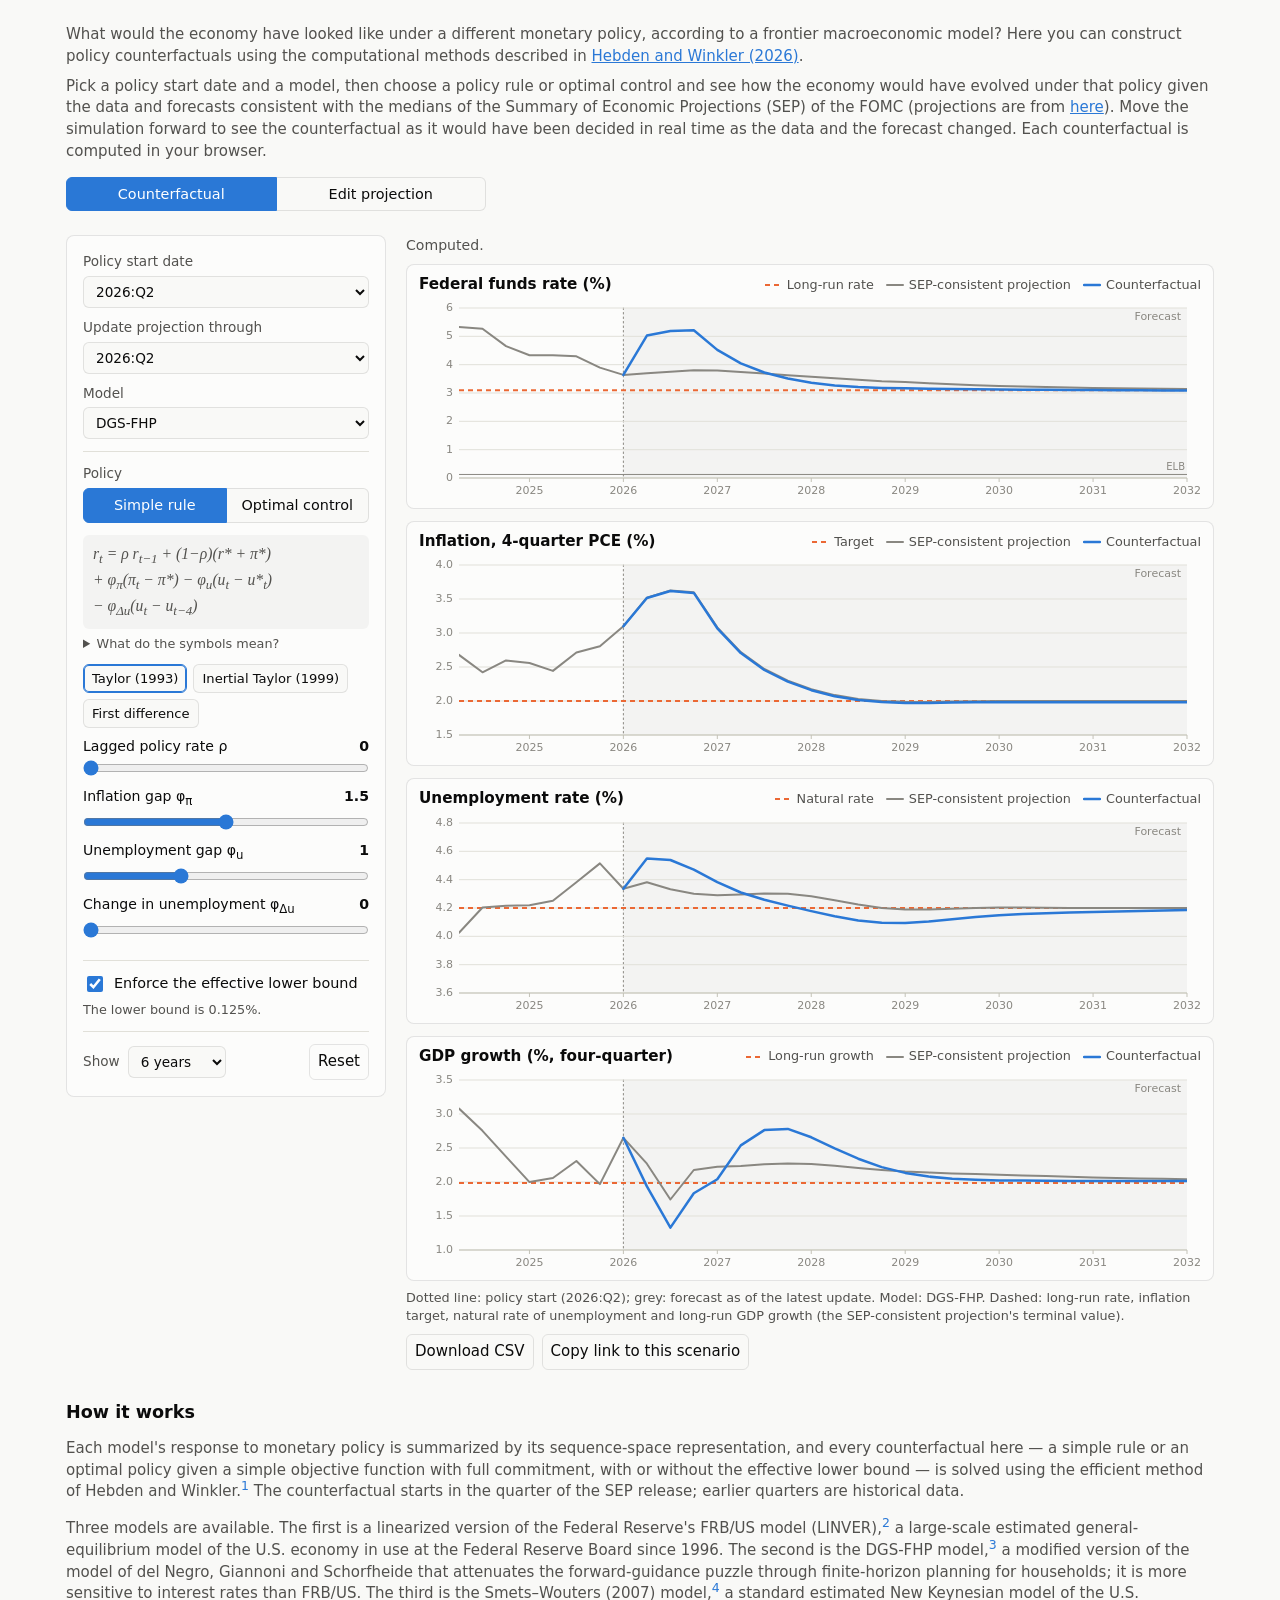
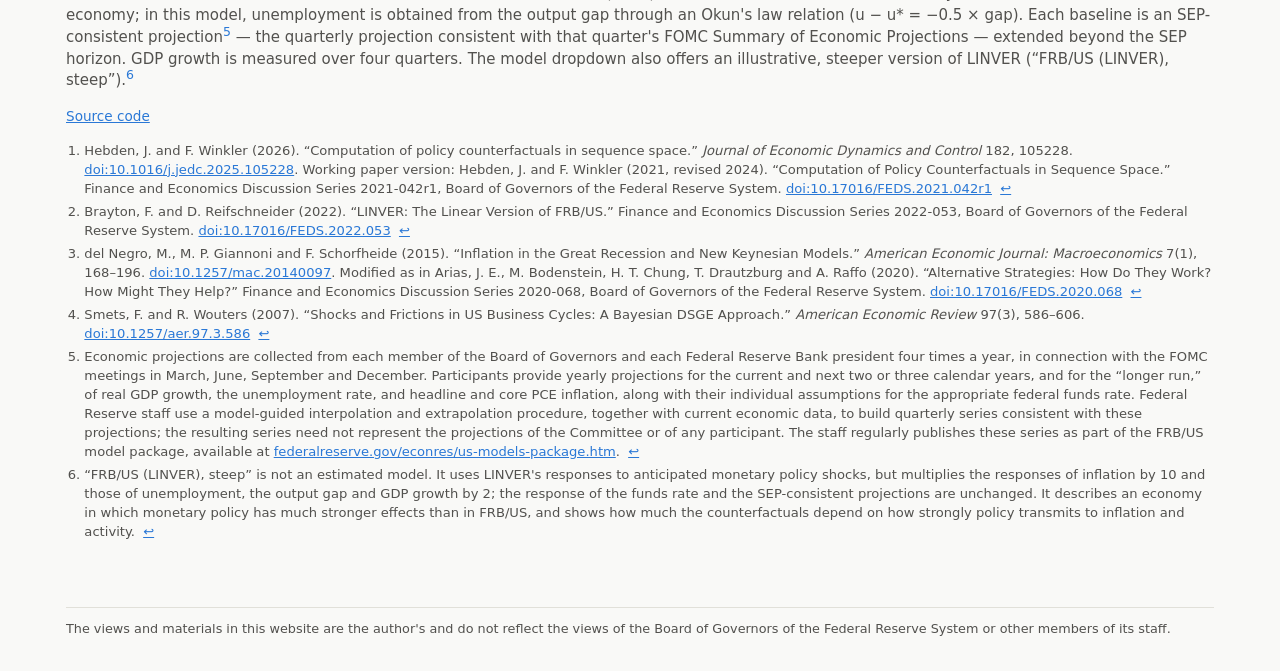
<file: web/index.html>
<!doctype html>
<html lang="en">
<head>
<meta charset="utf-8">
<meta name="viewport" content="width=device-width, initial-scale=1">
<title>Policy Counterfactuals</title>
<meta name="description" content="Interactive monetary policy counterfactuals in sequence space: simple rules and optimal control around SEP-consistent projections, with an effective lower bound.">
<link rel="stylesheet" href="css/style.css?v=__BUILD__">
<script type="module" src="js/app.js?v=__BUILD__"></script>
</head>
<body>
<header class="site">
  <h1 class="sr">Policy counterfactuals</h1>   <!-- visually hidden; kept as the page heading for screen readers -->
  <p class="lede">What would the economy have looked like under a different monetary policy, according to a frontier macroeconomic model? Here you
    can construct policy counterfactuals using the computational methods described in
    <a href="https://doi.org/10.1016/j.jedc.2025.105228" target="_blank" rel="noopener noreferrer">Hebden and Winkler (2026)</a>.</p>
  <p class="lede">Pick a policy start date and a model, then choose a policy rule or optimal control and see how the
    economy would have evolved under that policy given the data and forecasts consistent with the medians of the
    Summary of Economic Projections (SEP) of the FOMC (projections are from
    <a href="https://www.federalreserve.gov/econres/us-models-package.htm" target="_blank" rel="noopener noreferrer">here</a>). Move the simulation forward to see the counterfactual as it
    would have been decided in real time as the data and the forecast changed. Each counterfactual is computed in
    your browser.</p>
  <fieldset class="segmented modes">
    <legend class="sr">Mode</legend>
    <label><input type="radio" name="mode" value="cf" checked autocomplete="off"> Counterfactual</label>
    <label><input type="radio" name="mode" value="edit" autocomplete="off"> Edit projection</label>
  </fieldset>
</header>

<main>
  <aside class="controls" aria-label="Scenario settings">
    <section>
      <label class="field">Policy start date
        <select id="vintage-start"></select>
      </label>
      <label class="field">Update projection through
        <select id="vintage-end"></select>
      </label>
      <label class="field">Model
        <select id="model"></select>
      </label>
    </section>

    <section id="policy-section">
      <fieldset class="segmented">
        <legend>Policy</legend>
        <label><input type="radio" name="policy" value="rule"> Simple rule</label>
        <label><input type="radio" name="policy" value="commitment"> Optimal control</label>
      </fieldset>

      <div id="rule-controls">
        <p class="formula"><span>r<sub>t</sub> = ρ r<sub>t−1</sub></span> <span>+ (1−ρ)(r* + π*)</span>
          <span>+ φ<sub>π</sub>(π<sub>t</sub> − π*)</span> <span>− φ<sub>u</sub>(u<sub>t</sub> − u*<sub>t</sub>)</span>
          <span>− φ<sub>Δu</sub>(u<sub>t</sub> − u<sub>t−4</sub>)</span></p>
        <details class="symbols">
          <summary>What do the symbols mean?</summary>
          <dl>
            <dt>r<sub>t</sub></dt><dd>federal funds rate in quarter t (%)</dd>
            <dt>π<sub>t</sub></dt><dd>inflation, the four-quarter change in the PCE price index (%)</dd>
            <dt>u<sub>t</sub></dt><dd>unemployment rate (%); <i>u*<sub>t</sub></i> is the natural rate of unemployment</dd>
            <dt>π*</dt><dd>the inflation target</dd>
            <dt>r*</dt><dd>the real neutral interest rate, so r* + π* is the long-run level of the funds rate</dd>
            <dt>ρ</dt><dd>coefficient on the lagged policy rate: how much of last quarter's rate carries over (0 = none, 1 = the rule only changes the rate)</dd>
            <dt>φ<sub>π</sub></dt><dd>response to inflation above target</dd>
            <dt>φ<sub>u</sub></dt><dd>response to unemployment above its natural rate</dd>
            <dt>φ<sub>Δu</sub></dt><dd>response to the change in unemployment over the past four quarters</dd>
          </dl>
        </details>
        <div class="presets" id="rule-presets" role="group" aria-label="Rule presets"></div>
        <label class="slider">
          <span><span>Lagged policy rate ρ</span> <output id="rho-out"></output></span>
          <input type="range" id="rho" min="0" max="1" step="0.01">
        </label>
        <label class="slider">
          <span><span>Inflation gap φ<sub>π</sub></span> <output id="phi_pi-out"></output></span>
          <input type="range" id="phi_pi" min="0" max="3" step="0.025">
        </label>
        <label class="slider">
          <span><span>Unemployment gap φ<sub>u</sub></span> <output id="phi_u-out"></output></span>
          <input type="range" id="phi_u" min="0" max="3" step="0.05">
        </label>
        <label class="slider">
          <span><span>Change in unemployment φ<sub>Δu</sub></span> <output id="phi_du-out"></output></span>
          <input type="range" id="phi_du" min="0" max="2" step="0.05">
        </label>
      </div>

      <div id="loss-controls" hidden>
        <p class="formula"><span>min Σ<sub>t</sub> β<sup>t</sup> [ (π<sub>t</sub> − π*)<sup>2</sup></span>
          <span>+ λ<sub>u</sub>(u<sub>t</sub> − u*<sub>t</sub>)<sup>2</sup></span>
          <span>+ λ<sub>Δr</sub>(r<sub>t</sub> − r<sub>t−1</sub>)<sup>2</sup> ]</span></p>
        <details class="symbols">
          <summary>What do the symbols mean?</summary>
          <dl>
            <dt>min Σ<sub>t</sub></dt><dd>the policymaker chooses the funds rate path that minimizes the total loss over all future quarters t</dd>
            <dt>β</dt><dd>discount factor: how much later quarters count relative to earlier ones (fixed at 0.9963)</dd>
            <dt>π<sub>t</sub>, π*</dt><dd>inflation (four-quarter PCE) and the inflation target</dd>
            <dt>u<sub>t</sub>, u*<sub>t</sub></dt><dd>unemployment rate and the natural rate of unemployment</dd>
            <dt>r<sub>t</sub></dt><dd>federal funds rate in quarter t, so r<sub>t</sub> − r<sub>t−1</sub> is its change</dd>
            <dt>λ<sub>u</sub></dt><dd>penalty on unemployment gaps, relative to inflation gaps (whose penalty is 1)</dd>
            <dt>λ<sub>Δr</sub></dt><dd>penalty on changes in the funds rate, relative to inflation gaps</dd>
          </dl>
        </details>
        <div class="presets" id="loss-presets" role="group" aria-label="Loss presets"></div>
        <label class="slider">
          <span><span>Unemployment penalty λ<sub>u</sub></span> <output id="lam_u-out"></output></span>
          <input type="range" id="lam_u" min="0" step="1">
        </label>
        <label class="slider">
          <span><span>Rate-change penalty λ<sub>Δr</sub></span> <output id="lam_dr-out"></output></span>
          <input type="range" id="lam_dr" min="0" step="1">
        </label>
        <p class="hint">Penalty on inflation normalized to 1; discount factor β = 0.9963. The policymaker optimizes at the SEP date
          under commitment: a path for the funds rate that is never revisited.</p>
      </div>
    </section>

    <section id="elb-section">
      <label class="check"><input type="checkbox" id="elb_on"> Enforce the effective lower bound</label>
      <p class="hint">The lower bound is 0.125%.</p>
    </section>

    <section id="edit-section" hidden>
      <p class="hint first" id="editing-which"></p>
      <p class="hint">Drag a projection line up or down in the charts. Choose the brush above the charts.</p>
      <p class="sub">Long-run levels</p>
      <div class="levels">
        <label>Inflation target π* <input type="number" id="pistar" step="0.25" min="-2" max="10"></label>
        <label>Natural unemployment u* <input type="number" id="ustar" step="0.25" min="0" max="15"></label>
        <label>Long-run funds rate <input type="number" id="lrrate" step="0.25" min="-3" max="12"></label>
        <label id="gstar-row">Long-run GDP growth <input type="number" id="gstar" step="0.25" min="-2" max="8"></label>
      </div>
      <p class="hint" id="lr-rate"></p>
      <p class="hint">Changing a level also moves the projection's paths so they converge to it, and sets the rule intercept and the loss-function target. Changing π* keeps r* fixed, so the long-run funds rate moves with it.</p>
      <div class="edit-buttons">
        <button type="button" id="undo-edit" class="ghost" disabled>Undo</button>
        <button type="button" id="reset-base" class="ghost">Reset to SEP-consistent projections</button>
      </div>
    </section>

    <section class="row">
      <label class="field inline">Show
        <select id="years">
          <option value="3">3 years</option>
          <option value="6">6 years</option>
          <option value="10">10 years</option>
          <option value="20">20 years</option>
        </select>
      </label>
      <button type="button" id="reset" class="ghost">Reset</button>
    </section>
  </aside>

  <section class="results" aria-live="polite">
    <div id="brush-bar" class="brush" hidden>
      <span>Brush</span>
      <div class="presets" role="group" aria-label="Brush width">
        <button type="button" data-brush="point">Single point</button>
        <button type="button" data-brush="2">1 year</button>
        <button type="button" data-brush="6">3 years</button>
      </div>
    </div>
    <p id="edit-notice" class="notice" hidden>Your changes are applied to all SEP projections uniformly. For example, if
      you raise inflation in 2025 by 1 percentage point and start the simulation in 2022, policymakers already expect
      higher inflation in 2022. Surprises or slow learning about user edits are not currently supported in this web
      application.</p>
    <p id="status" class="status">Loading data…</p>
    <div id="charts" class="charts"></div>
    <p class="note"><span id="proj-note"></span> Dashed: long-run rate, inflation target, natural rate
      of unemployment and long-run GDP growth (the SEP-consistent projection's terminal value).</p>
    <div class="actions">
      <button type="button" id="download" class="ghost">Download CSV</button>
      <button type="button" id="copy-link" class="ghost">Copy link to this scenario</button>
    </div>
  </section>
</main>

<section class="about">
  <h2>How it works</h2>
  <p>Each model's response to monetary policy is summarized by its sequence-space representation, and every
    counterfactual here — a simple rule or an optimal policy given a simple objective function with full commitment, with or without the effective
    lower bound — is solved using the efficient method of Hebden and Winkler.<sup><a href="#fn-hw" id="fnref-hw">1</a></sup>
    The counterfactual starts in the quarter of the SEP release; earlier quarters are historical data.</p>
  <p>Three models are available. The first is a linearized version of the Federal Reserve's FRB/US model
    (LINVER),<sup><a href="#fn-linver" id="fnref-linver">2</a></sup> a large-scale estimated general-equilibrium
    model of the U.S. economy in use at the Federal Reserve Board since 1996. The second is the DGS-FHP
    model,<sup><a href="#fn-dgsfhp" id="fnref-dgsfhp">3</a></sup> a modified version of the model of
    del Negro, Giannoni and Schorfheide that attenuates the
    forward-guidance puzzle through finite-horizon planning for households; it is more sensitive to interest
    rates than FRB/US. The third is the Smets–Wouters (2007) model,<sup><a href="#fn-sw" id="fnref-sw">4</a></sup>
    a standard estimated New Keynesian model of the U.S. economy; in this model, unemployment is obtained from
    the output gap through an Okun's law relation (u − u* = −0.5 × gap). Each baseline is an SEP-consistent
    projection<sup><a href="#fn-sep" id="fnref-sep">5</a></sup> — the quarterly projection consistent with
    that quarter's FOMC Summary of Economic Projections — extended beyond the SEP horizon. GDP growth is
    measured over four quarters. The model dropdown also offers an illustrative, steeper version of LINVER
    (“FRB/US (LINVER), steep”).<sup><a href="#fn-steep" id="fnref-steep">6</a></sup></p>
  <p class="cite"><a href="https://github.com/fwnklr/policy_interactive" target="_blank" rel="noopener noreferrer">Source code</a></p>
  <ol class="footnotes">
    <li id="fn-hw">Hebden, J. and F. Winkler (2026). “Computation of policy counterfactuals in sequence
      space.” <i>Journal of Economic Dynamics and Control</i> 182, 105228. <a href="https://doi.org/10.1016/j.jedc.2025.105228" target="_blank" rel="noopener noreferrer">doi:10.1016/j.jedc.2025.105228</a>.
      Working paper version: Hebden, J. and F. Winkler (2021, revised 2024). “Computation of Policy Counterfactuals
      in Sequence Space.” Finance and Economics Discussion Series 2021-042r1, Board of Governors of the Federal
      Reserve System. <a href="https://doi.org/10.17016/FEDS.2021.042r1" target="_blank" rel="noopener noreferrer">doi:10.17016/FEDS.2021.042r1</a>
      <a href="#fnref-hw" class="fn-back" aria-label="Back to text">↩</a></li>
    <li id="fn-linver">Brayton, F. and D. Reifschneider (2022). “LINVER: The Linear Version of FRB/US.”
      Finance and Economics Discussion Series 2022-053, Board of Governors of the Federal Reserve System.
      <a href="https://doi.org/10.17016/FEDS.2022.053" target="_blank" rel="noopener noreferrer">doi:10.17016/FEDS.2022.053</a>
      <a href="#fnref-linver" class="fn-back" aria-label="Back to text">↩</a></li>
    <li id="fn-dgsfhp">del Negro, M., M. P. Giannoni and F. Schorfheide (2015). “Inflation in the Great
      Recession and New Keynesian Models.” <i>American Economic Journal: Macroeconomics</i> 7(1), 168–196.
      <a href="https://doi.org/10.1257/mac.20140097" target="_blank" rel="noopener noreferrer">doi:10.1257/mac.20140097</a>. Modified as in Arias, J. E., M. Bodenstein, H. T. Chung, T. Drautzburg
      and A. Raffo (2020). “Alternative Strategies: How Do They Work? How Might They Help?” Finance and
      Economics Discussion Series 2020-068, Board of Governors of the Federal Reserve System.
      <a href="https://doi.org/10.17016/FEDS.2020.068" target="_blank" rel="noopener noreferrer">doi:10.17016/FEDS.2020.068</a>
      <a href="#fnref-dgsfhp" class="fn-back" aria-label="Back to text">↩</a></li>
    <li id="fn-sw">Smets, F. and R. Wouters (2007). “Shocks and Frictions in US Business Cycles: A Bayesian
      DSGE Approach.” <i>American Economic Review</i> 97(3), 586–606. <a href="https://doi.org/10.1257/aer.97.3.586" target="_blank" rel="noopener noreferrer">doi:10.1257/aer.97.3.586</a>
      <a href="#fnref-sw" class="fn-back" aria-label="Back to text">↩</a></li>
    <li id="fn-sep">Economic projections are collected from each member of the Board of Governors and each
      Federal Reserve Bank president four times a year, in connection with the FOMC meetings in March, June,
      September and December. Participants provide yearly projections for the current and next two or three
      calendar years, and for the “longer run,” of real GDP growth, the unemployment rate, and headline and
      core PCE inflation, along with their individual assumptions for the appropriate federal funds rate.
      Federal Reserve staff use a model-guided interpolation and extrapolation procedure, together with
      current economic data, to build quarterly series consistent with these projections; the resulting
      series need not represent the projections of the Committee or of any participant. The staff regularly
      publishes these series as part of the FRB/US model package, available at
      <a href="https://www.federalreserve.gov/econres/us-models-package.htm" target="_blank" rel="noopener noreferrer">federalreserve.gov/econres/us-models-package.htm</a>.
      <a href="#fnref-sep" class="fn-back" aria-label="Back to text">↩</a></li>
    <li id="fn-steep">“FRB/US (LINVER), steep” is not an estimated model. It uses LINVER's responses to anticipated
      monetary policy shocks, but multiplies the responses of inflation by 10 and those of unemployment, the output
      gap and GDP growth by 2; the response of the funds rate and the SEP-consistent projections are unchanged. It
      describes an economy in which monetary policy has much stronger effects than in FRB/US, and shows how much the
      counterfactuals depend on how strongly policy transmits to inflation and activity.
      <a href="#fnref-steep" class="fn-back" aria-label="Back to text">↩</a></li>
  </ol>
</section>

<footer class="disclaimer">
  <p>The views and materials in this website are the author's and do not reflect the views of the Board of Governors of
    the Federal Reserve System or other members of its staff.</p>
</footer>
</body>
</html>
</file>
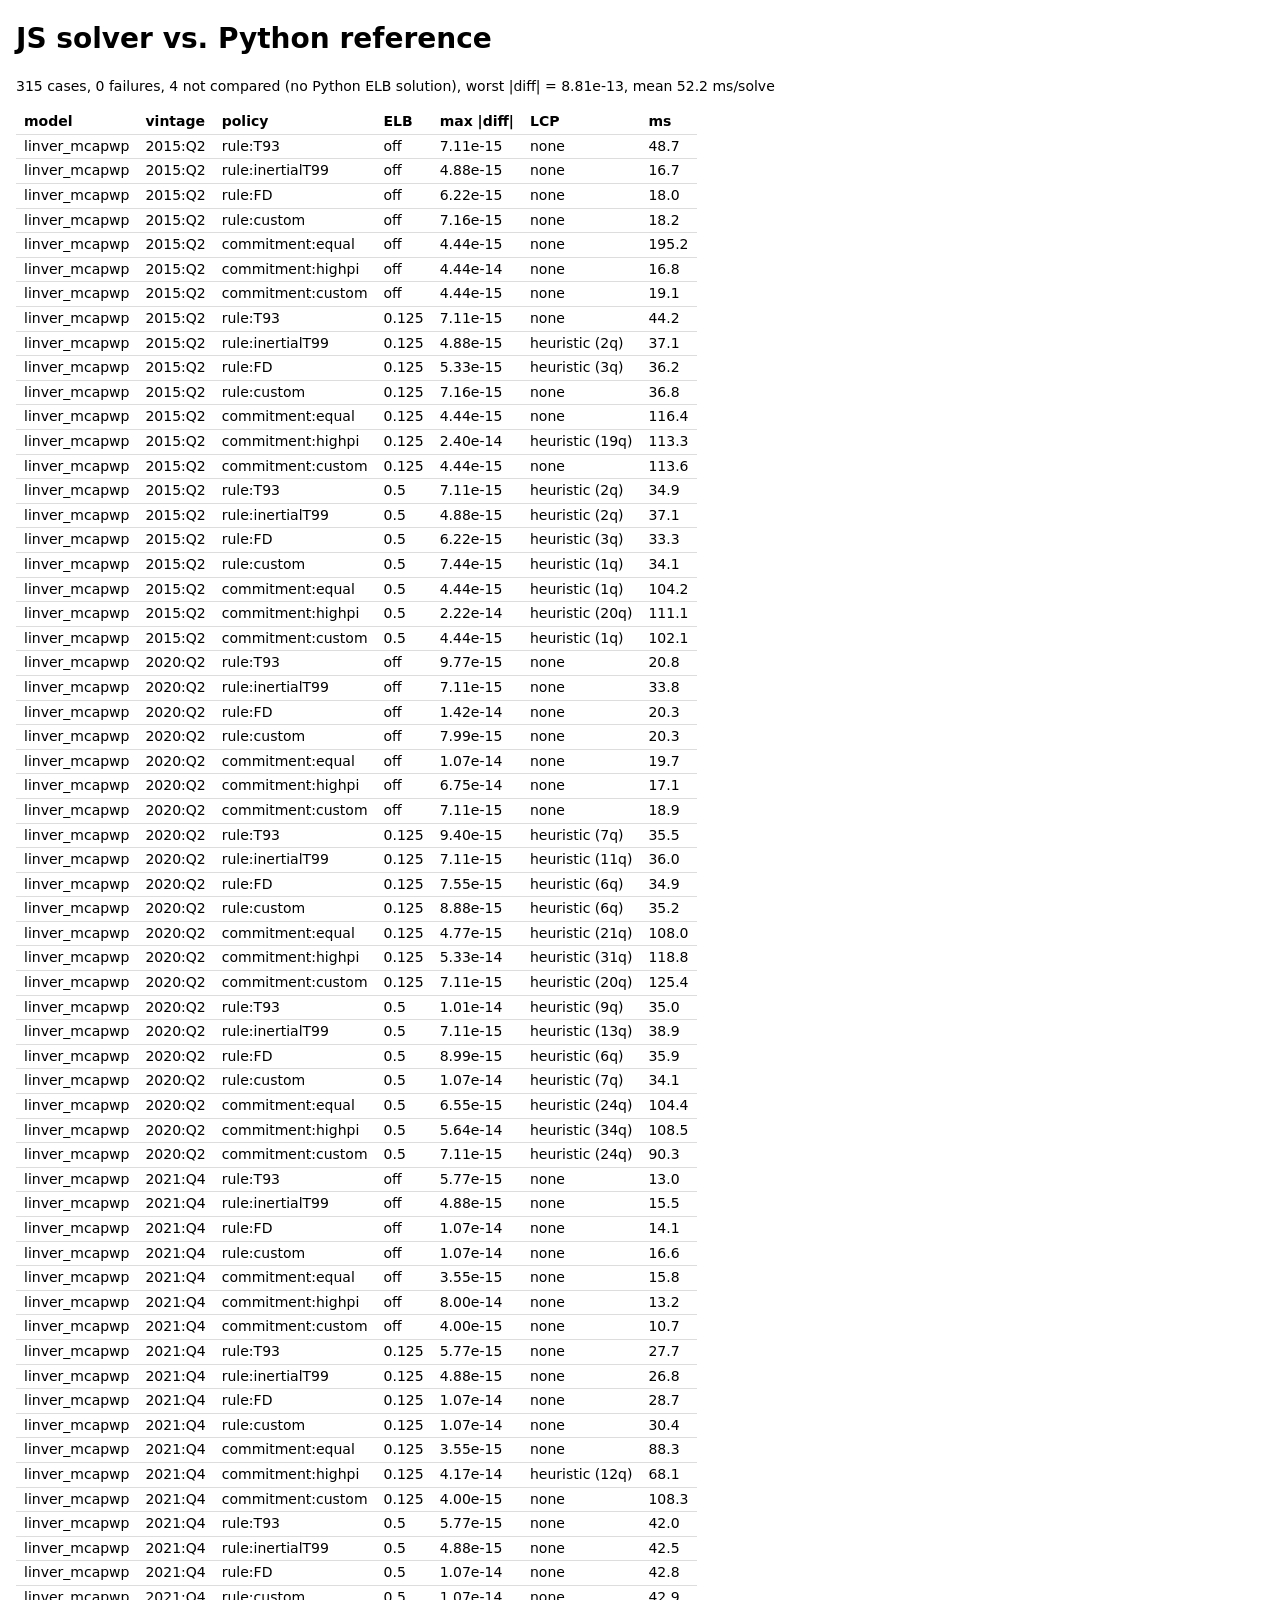
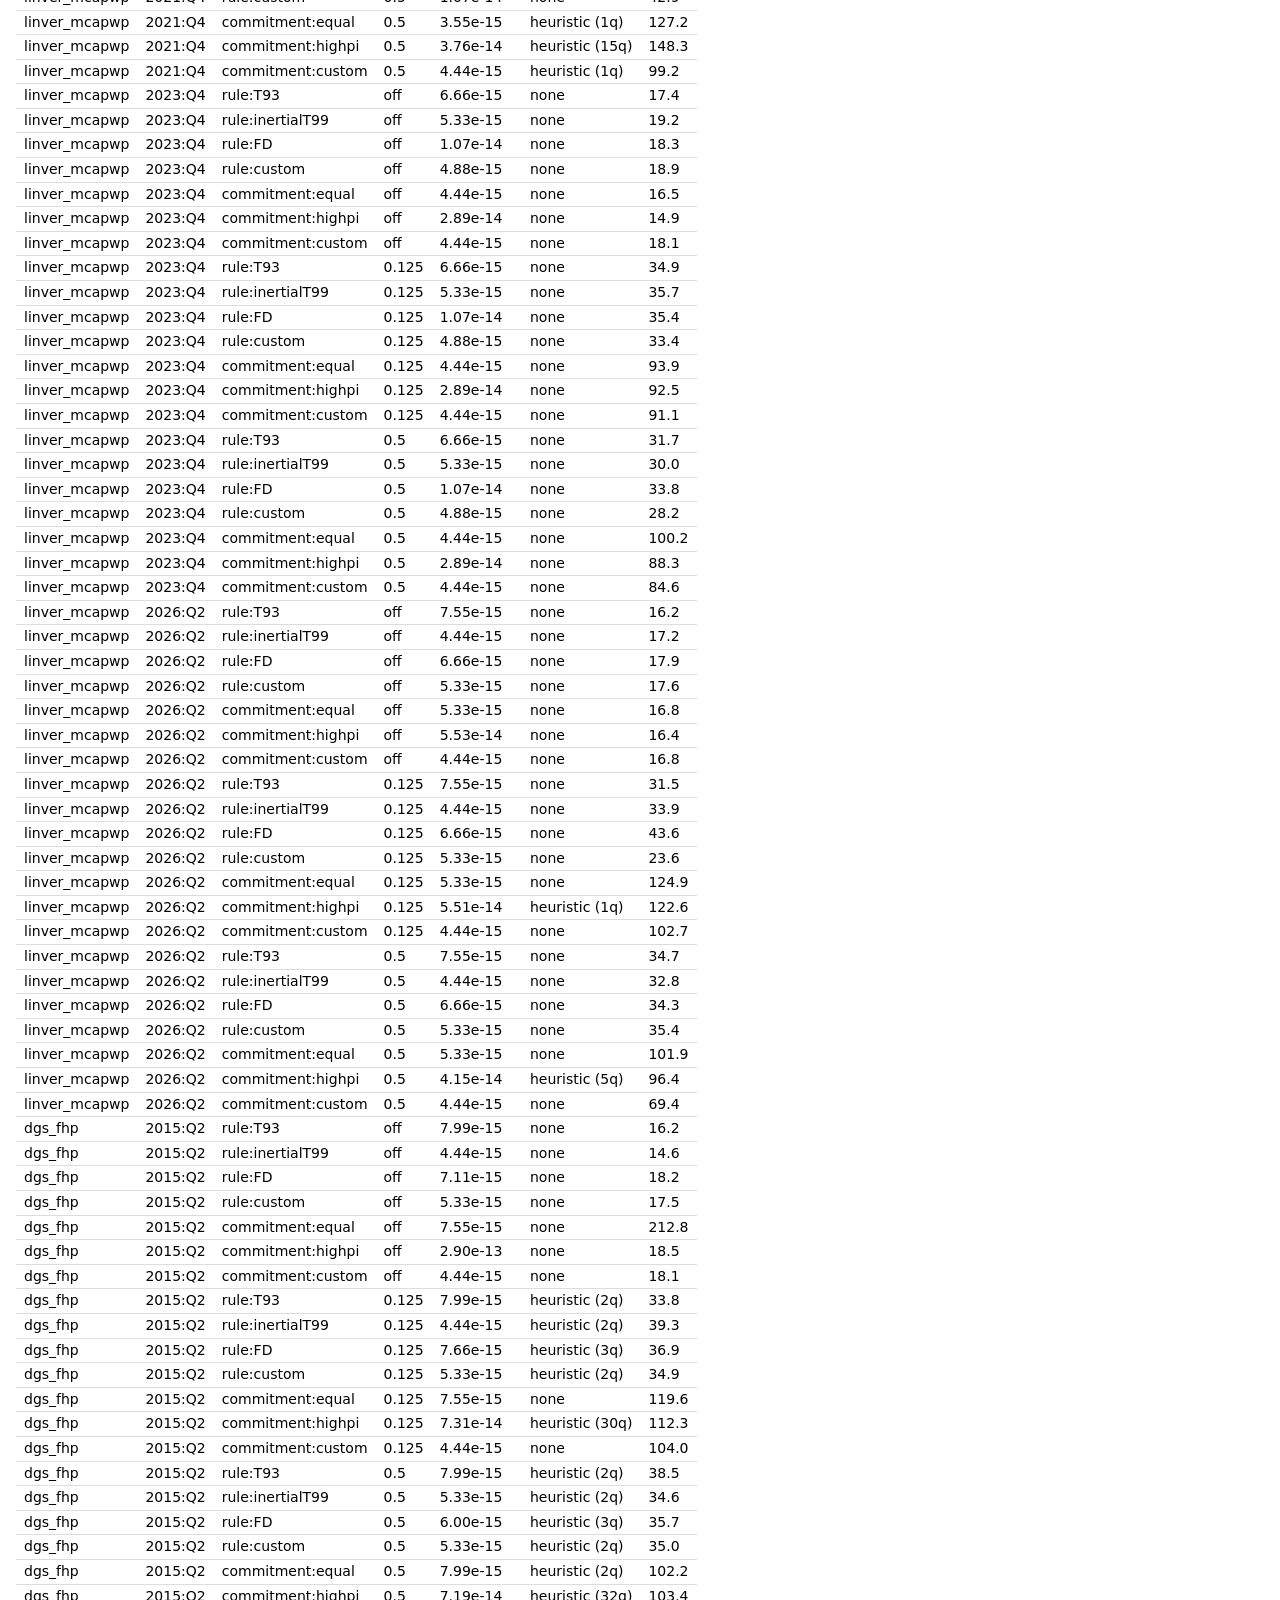
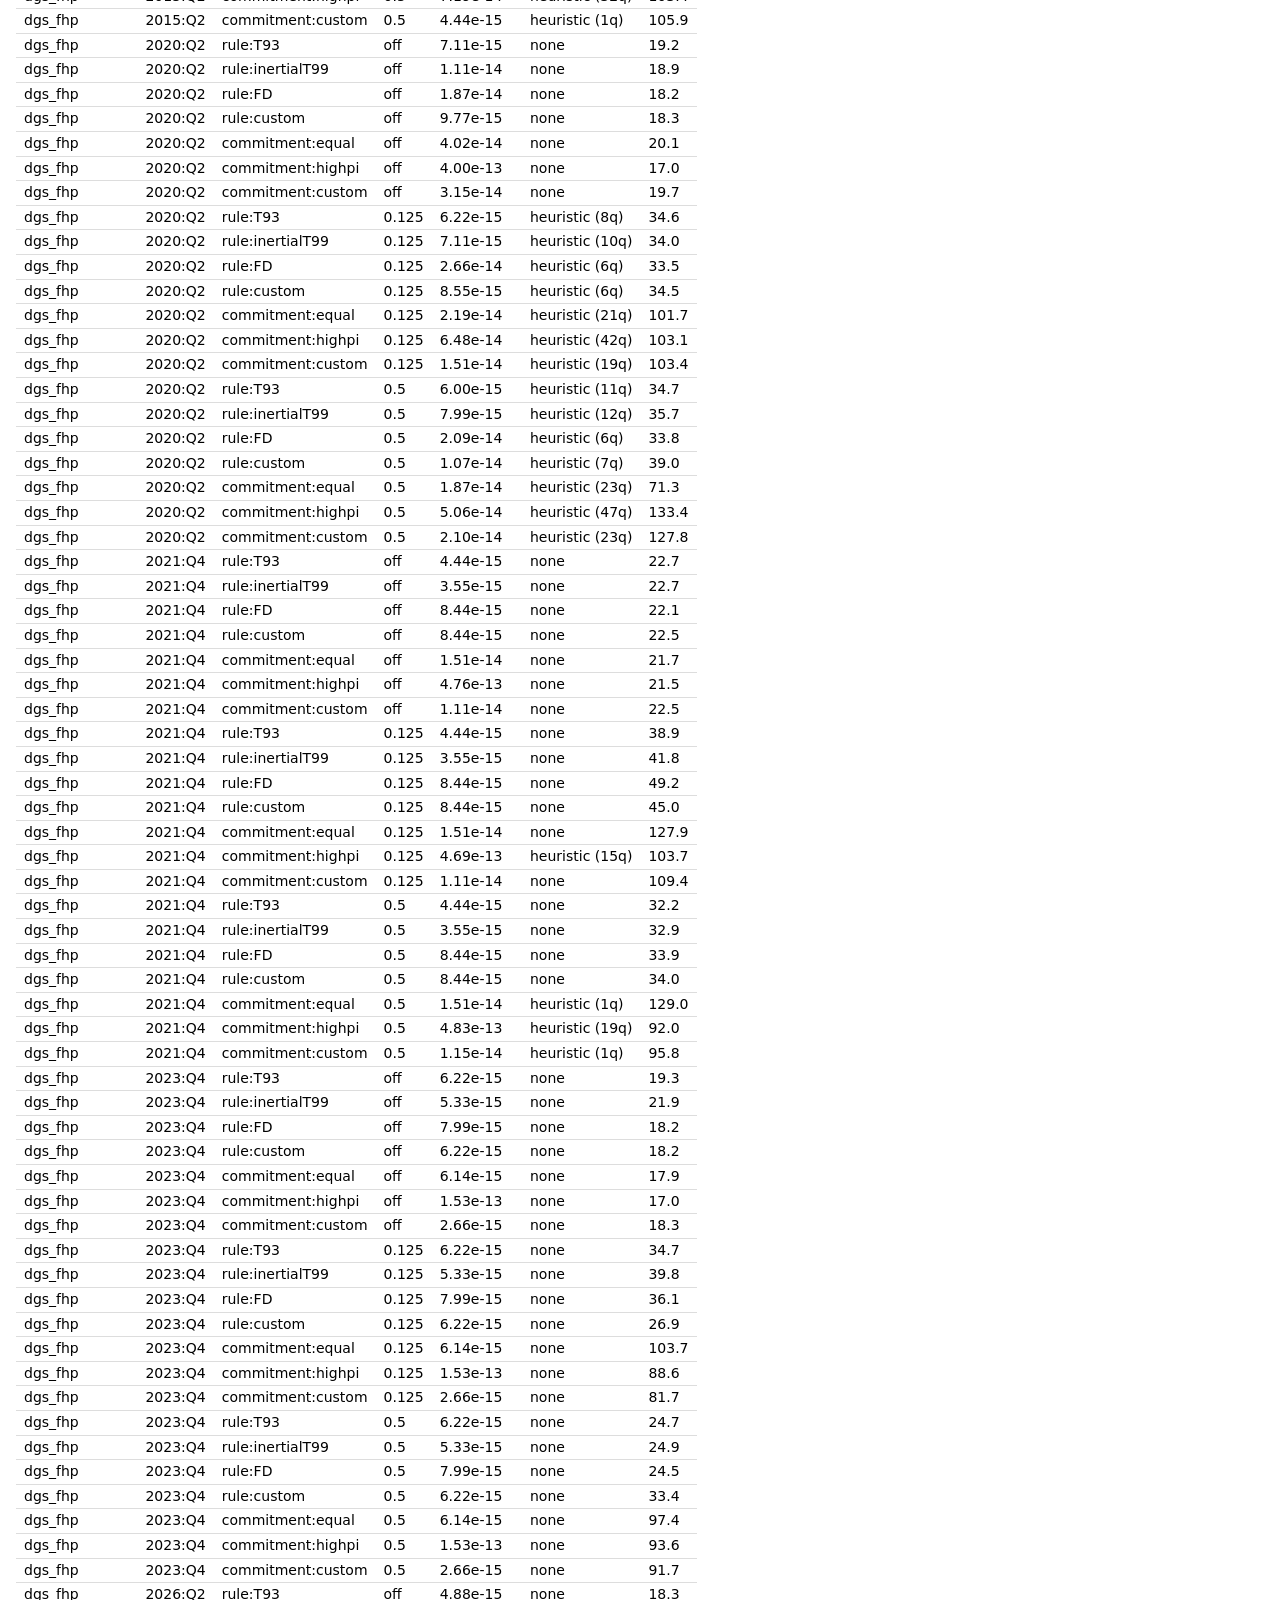
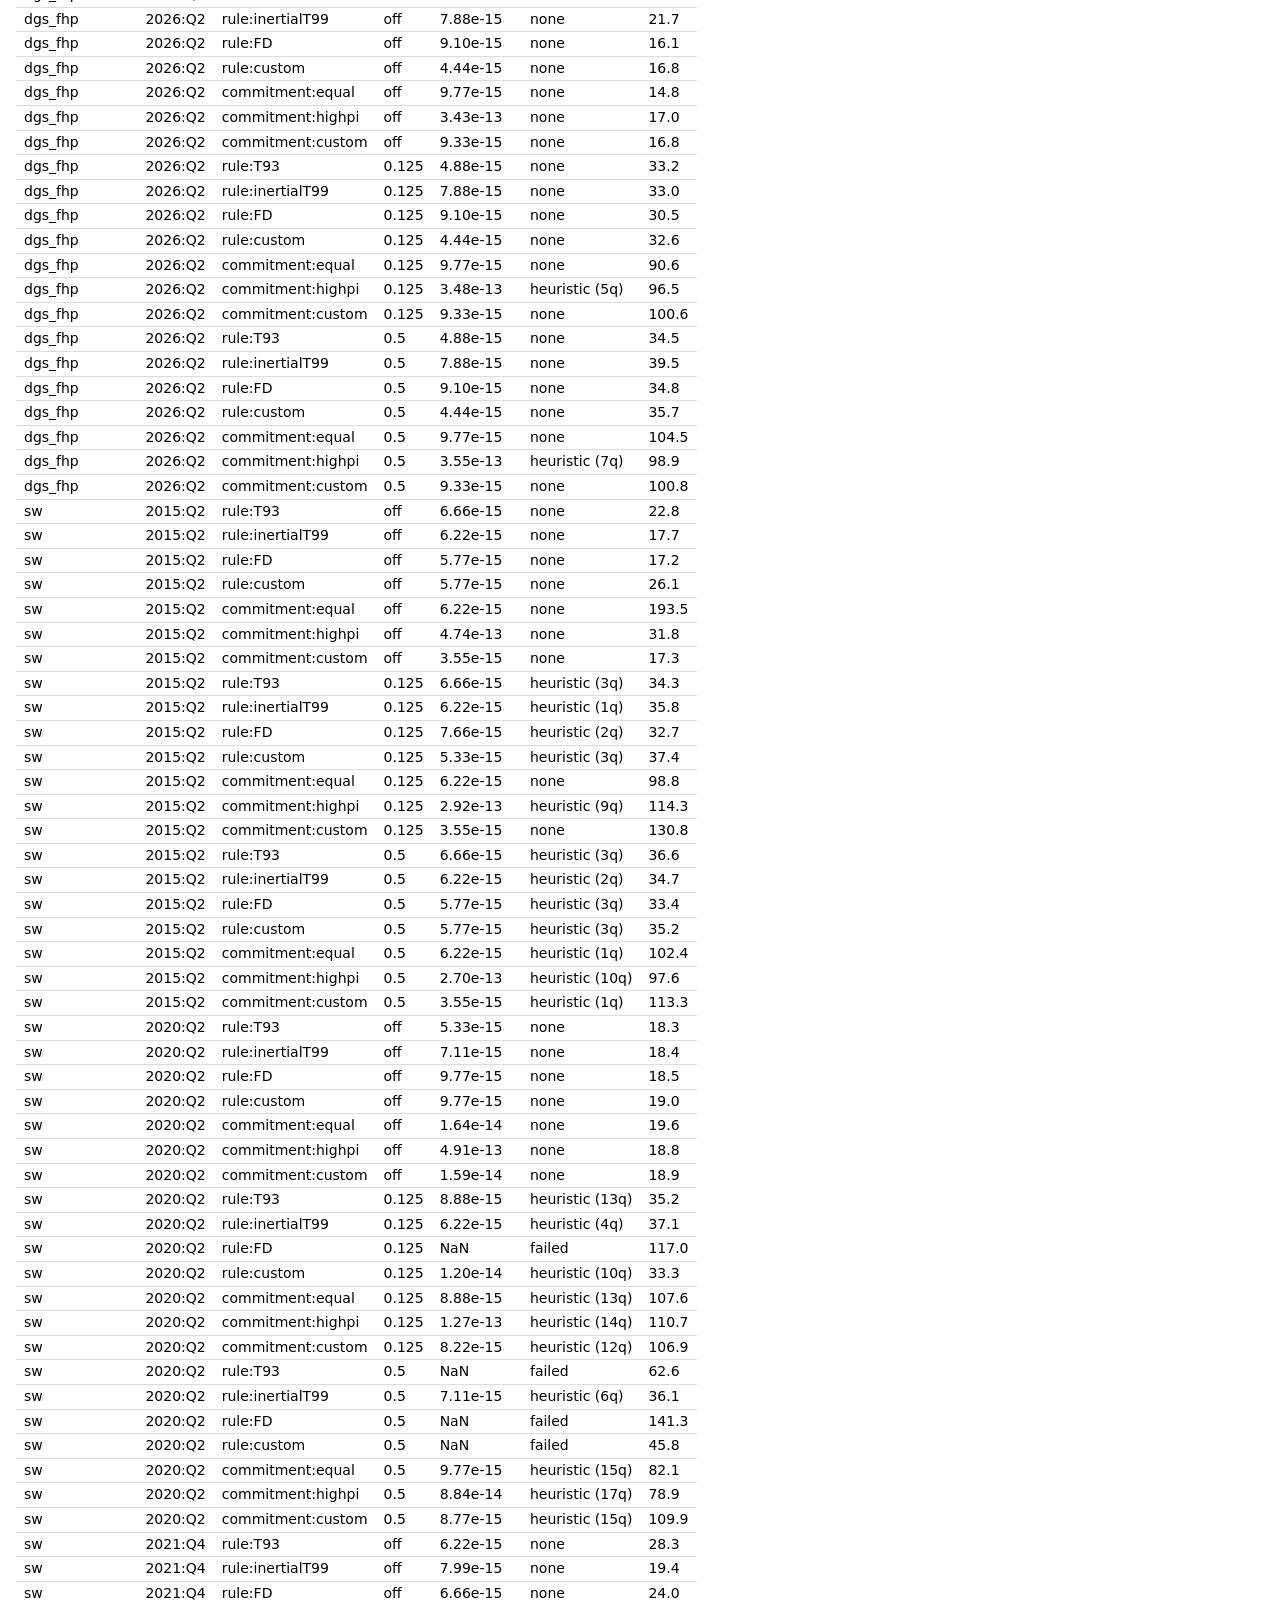
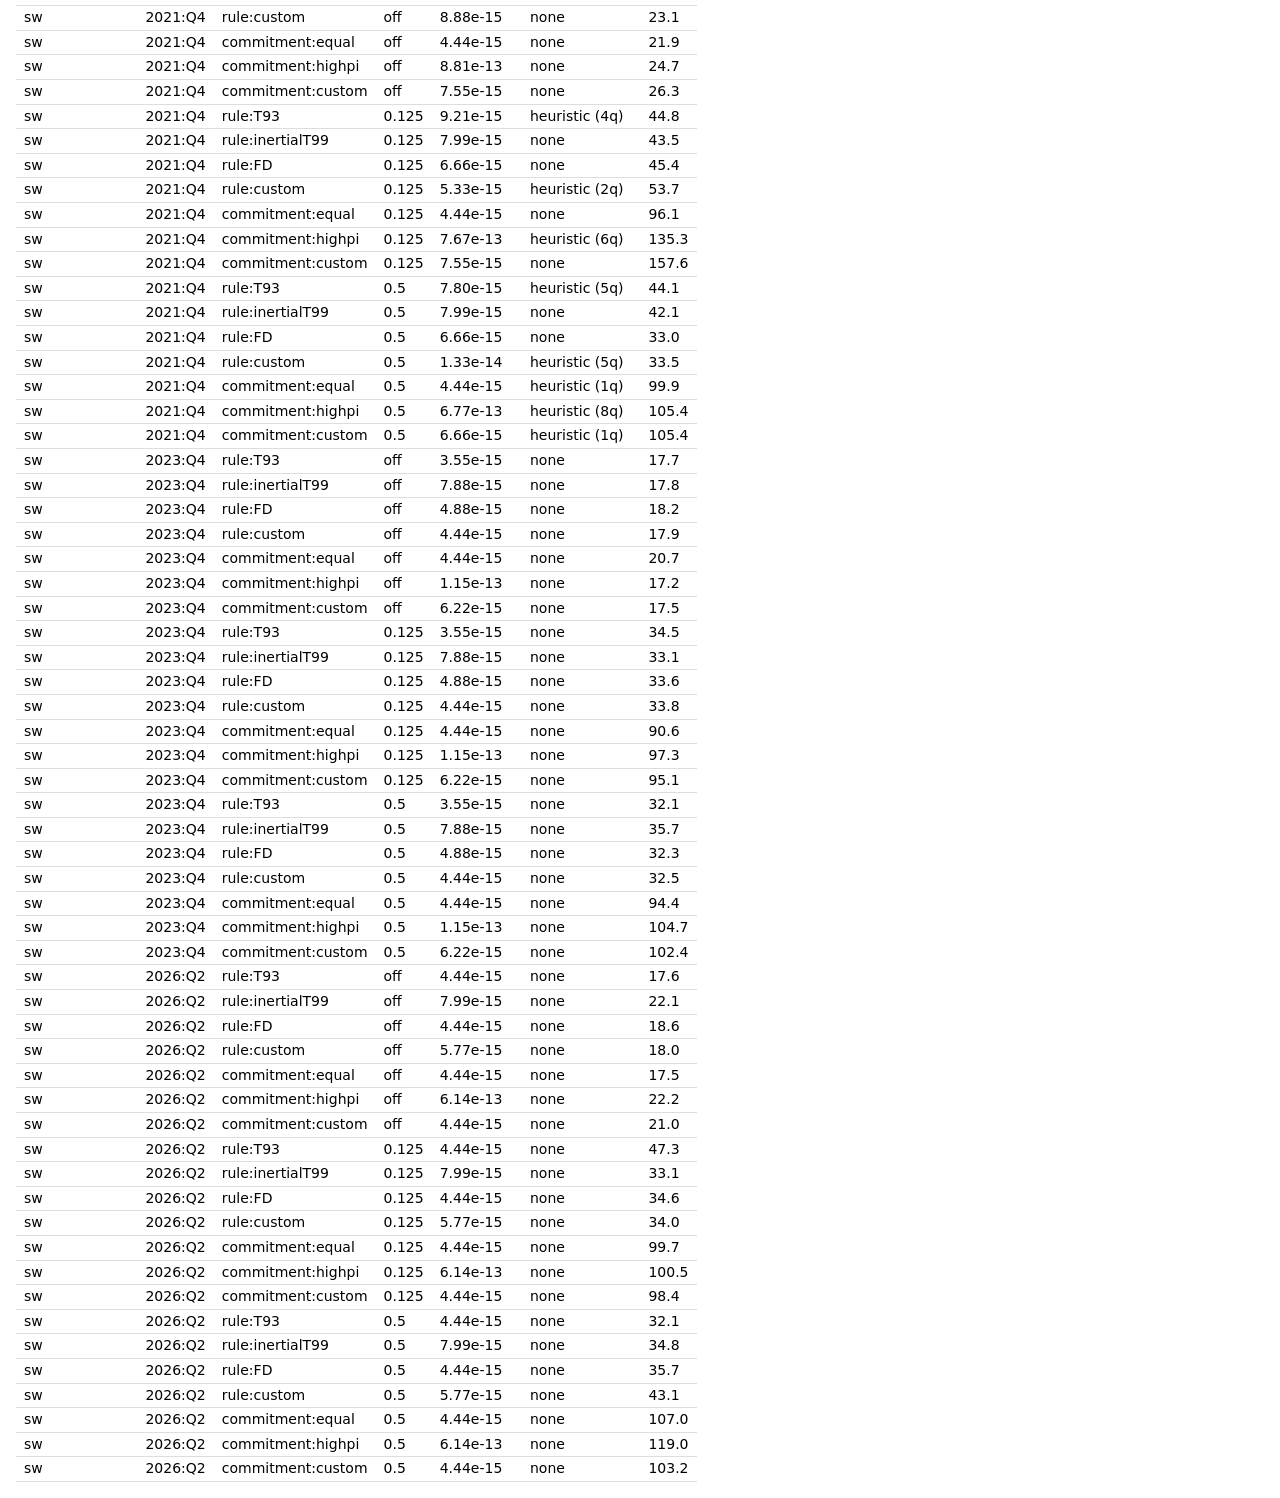
<file: tools/test/check.html>
<!doctype html>
<html lang="en">
<head>
<meta charset="utf-8">
<title>Solver check</title>
<style>
  body { font: 14px/1.4 system-ui, sans-serif; margin: 16px; }
  table { border-collapse: collapse; font-variant-numeric: tabular-nums; }
  td, th { padding: 2px 8px; border-bottom: 1px solid #ddd; text-align: left; }
  .fail { color: #b00020; font-weight: 600; }
</style>
</head>
<body>
<h1>JS solver vs. Python reference</h1>
<p id="summary">Running…</p>
<table id="tbl"><thead><tr>
  <th>model</th><th>vintage</th><th>policy</th><th>ELB</th><th>max |diff|</th><th>LCP</th><th>ms</th>
</tr></thead><tbody></tbody></table>
<script type="module">
import { loadMeta, loadModel, loadBaselines } from "../../web/js/data.js";
import { solve, baselineWindow, OUTPUT_VARS, DEVIATION_VARS } from "../../web/js/solver.js";

const TOL = 1e-6;
const dir = "../../web/data";
const meta = await loadMeta(dir);
const baselines = await loadBaselines(dir, meta);
const ref = await (await fetch("reference.json")).json();
const labels = meta.vintages.map((v) => v.label);
const rows = [];
let worst = 0, nfail = 0, nskip = 0, totalMs = 0;

for (const c of ref.cases) {
  const model = await loadModel(dir, meta, c.model);
  const n = labels.indexOf(c.vintage);
  const yb = baselineWindow(baselines[n], meta.vintages[n].t0, meta.T);
  const t = performance.now();
  const out = solve(model, yb, { type: c.policy, ...c.params }, { useElb: c.use_elb, elb: c.elb });
  const ms = performance.now() - t;
  totalMs += ms;
  let d = 0;
  for (const v of OUTPUT_VARS) for (let i = 0; i < meta.T; i++) d = Math.max(d, Math.abs(out.Y[v][i] - c.Y[v][i]));
  for (const v of DEVIATION_VARS) for (let i = 0; i < meta.T; i++) d = Math.max(d, Math.abs(out.D[v][i] - c.Y[v][i]));
  // Cases the Python reference could not solve (no ELB solution found) are not compared; they are listed.
  const skipped = c.converged === false;
  const fail = skipped ? false : (!(d < TOL) || !out.lcp.converged);
  if (fail) nfail++;
  if (skipped) nskip++; else worst = Math.max(worst, d);
  rows.push({ c, d: skipped ? NaN : d, ms, lcp: out.lcp, fail, skipped });
}

document.querySelector("#tbl tbody").innerHTML = rows.map(({ c, d, ms, lcp, fail }) =>
  `<tr class="${fail ? "fail" : ""}"><td>${c.model}</td><td>${c.vintage}</td><td>${c.policy}:${c.name}</td>` +
  `<td>${c.use_elb ? c.elb : "off"}</td><td>${d.toExponential(2)}</td>` +
  `<td>${lcp.method}${lcp.bindingQuarters ? " (" + lcp.bindingQuarters + "q)" : ""}</td><td>${ms.toFixed(1)}</td></tr>`).join("");
const summary = `${ref.cases.length} cases, ${nfail} failures, ${nskip} not compared (no Python ELB solution), worst |diff| = ${worst.toExponential(2)}, ` +
  `mean ${(totalMs / ref.cases.length).toFixed(1)} ms/solve`;
document.getElementById("summary").textContent = summary;
window.CHECK = { summary, nfail, worst, rows: rows.map((r) => ({ ...r, c: undefined, key: `${r.c.model} ${r.c.vintage} ${r.c.policy}:${r.c.name} ${r.c.use_elb ? r.c.elb : "off"}` })) };
</script>
</body>
</html>
</file>
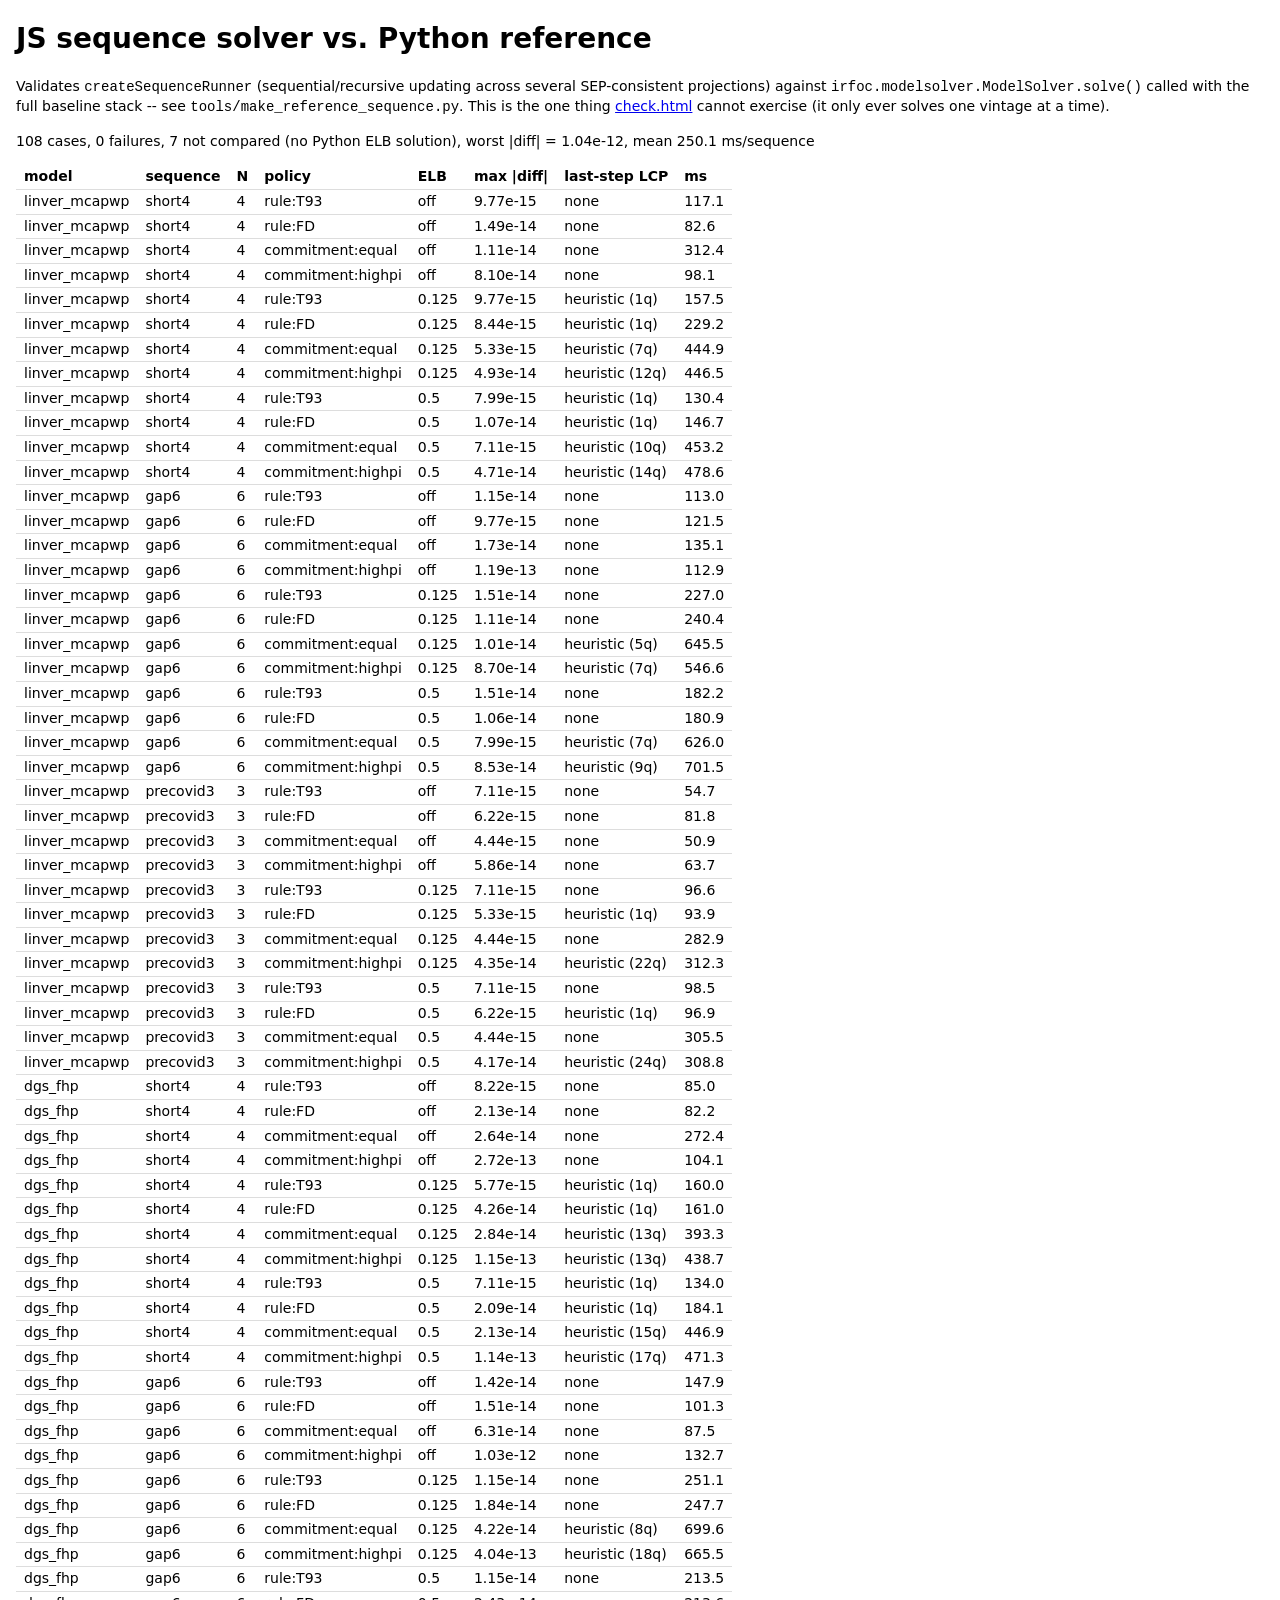
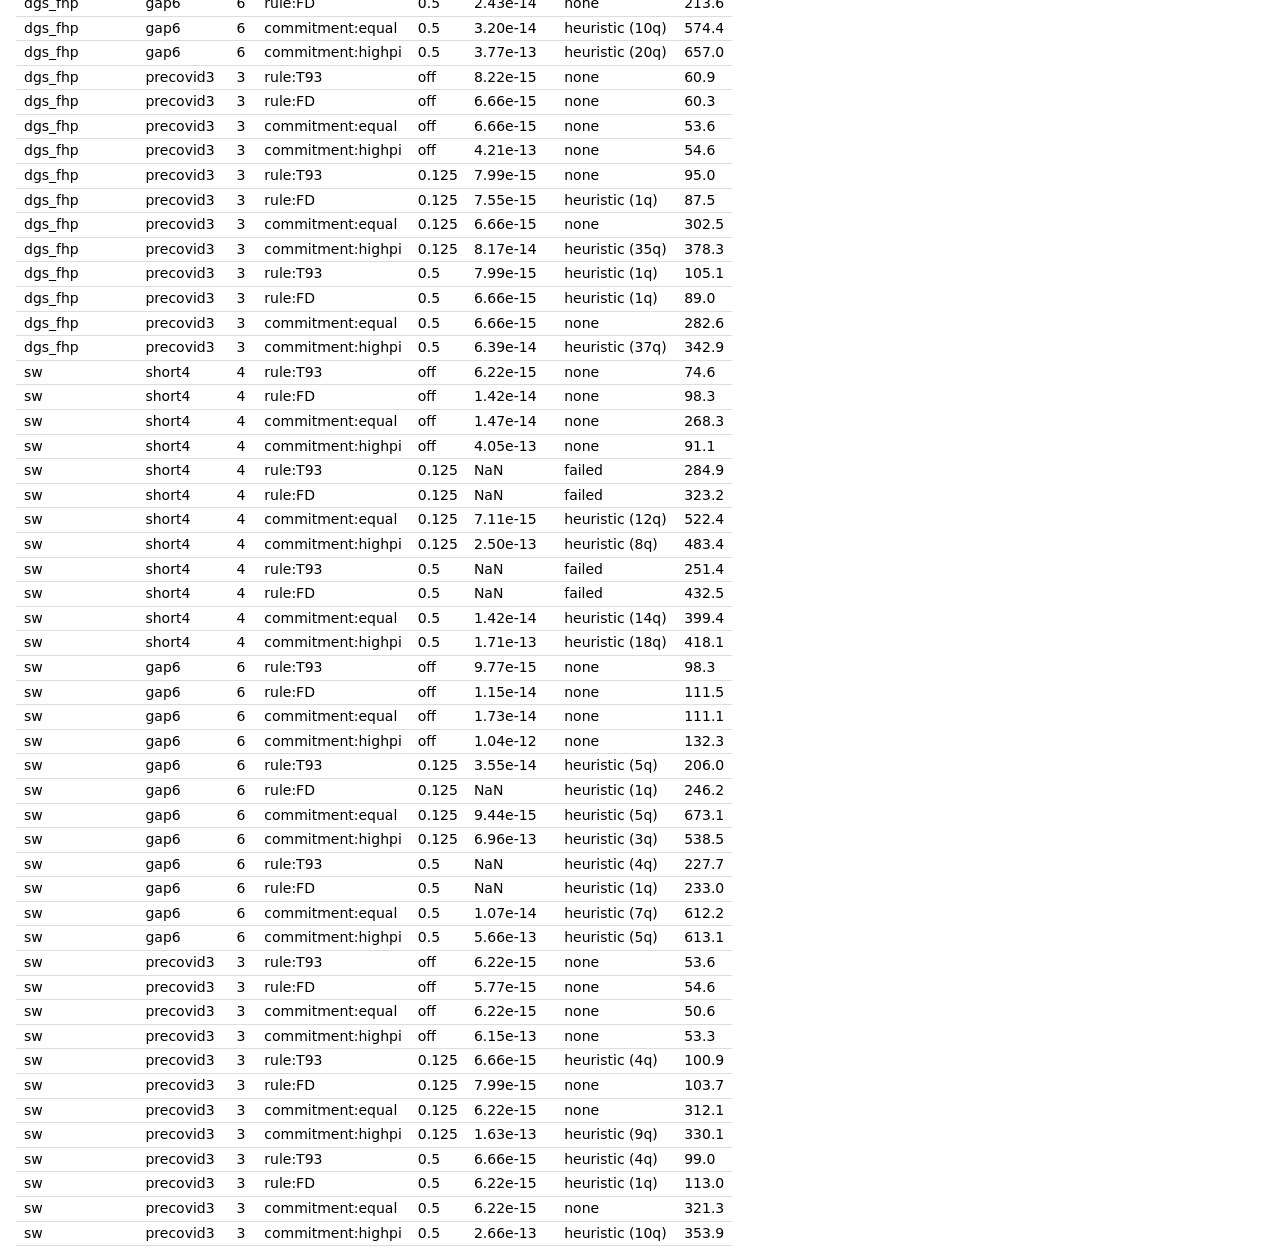
<file: tools/test/check_sequence.html>
<!doctype html>
<html lang="en">
<head>
<meta charset="utf-8">
<title>Sequence solver check</title>
<style>
  body { font: 14px/1.4 system-ui, sans-serif; margin: 16px; }
  table { border-collapse: collapse; font-variant-numeric: tabular-nums; }
  td, th { padding: 2px 8px; border-bottom: 1px solid #ddd; text-align: left; }
  .fail { color: #b00020; font-weight: 600; }
</style>
</head>
<body>
<h1>JS sequence solver vs. Python reference</h1>
<p>Validates <code>createSequenceRunner</code> (sequential/recursive updating across several
  SEP-consistent projections) against <code>irfoc.modelsolver.ModelSolver.solve()</code> called with
  the full baseline stack -- see <code>tools/make_reference_sequence.py</code>. This is the one thing
  <a href="check.html">check.html</a> cannot exercise (it only ever solves one vintage at a time).</p>
<p id="summary">Running…</p>
<table id="tbl"><thead><tr>
  <th>model</th><th>sequence</th><th>N</th><th>policy</th><th>ELB</th><th>max |diff|</th><th>last-step LCP</th><th>ms</th>
</tr></thead><tbody></tbody></table>
<script type="module">
import { loadMeta, loadModel, loadBaselines } from "../../web/js/data.js";
import { createSequenceRunner } from "../../web/js/solver.js";

const TOL = 1e-6;
const dir = "../../web/data";
const meta = await loadMeta(dir);
const baselines = await loadBaselines(dir, meta);
const ref = await (await fetch("reference_sequence.json")).json();
const labels = meta.vintages.map((v) => v.label);
const TRACKED = ["rff", "pic4", "lur", "lurnat", "xgap2", "hggdp"];
const rows = [];
let worst = 0, nfail = 0, nskip = 0, totalMs = 0;

for (const c of ref.cases) {
  const model = await loadModel(dir, meta, c.model);
  const policy = { type: c.policy, ...c.params };
  const runner = createSequenceRunner(model, policy, { useElb: c.use_elb, elb: c.elb });
  const t = performance.now();
  let out;
  for (const vlab of c.vintages) {
    const n = labels.indexOf(vlab);
    out = runner.step(baselines[n], meta.vintages[n].t0);
  }
  const ms = performance.now() - t;
  totalMs += ms;
  let d = 0;
  for (const v of TRACKED) {
    if (!(v in out.Y)) continue;   // e.g. hggdp, if this data build has no growth baseline
    for (let i = 0; i < c.Y[v].length; i++) d = Math.max(d, Math.abs(out.Y[v][i] - c.Y[v][i]));
  }
  const skipped = c.converged === false;
  const fail = skipped ? false : (!(d < TOL) || !out.lcp.converged);
  if (fail) nfail++;
  if (skipped) nskip++; else worst = Math.max(worst, d);
  rows.push({ c, d: skipped ? NaN : d, ms, lcp: out.lcp, fail, skipped });
}

document.querySelector("#tbl tbody").innerHTML = rows.map(({ c, d, ms, lcp, fail }) =>
  `<tr class="${fail ? "fail" : ""}"><td>${c.model}</td><td>${c.sequence}</td><td>${c.vintages.length}</td>` +
  `<td>${c.policy}:${c.name}</td><td>${c.use_elb ? c.elb : "off"}</td><td>${d.toExponential(2)}</td>` +
  `<td>${lcp.method}${lcp.bindingQuarters ? " (" + lcp.bindingQuarters + "q)" : ""}</td><td>${ms.toFixed(1)}</td></tr>`).join("");
const summary = `${ref.cases.length} cases, ${nfail} failures, ${nskip} not compared (no Python ELB solution), ` +
  `worst |diff| = ${worst.toExponential(2)}, mean ${(totalMs / ref.cases.length).toFixed(1)} ms/sequence`;
document.getElementById("summary").textContent = summary;
window.CHECK = { summary, nfail, worst, rows: rows.map((r) => ({ ...r, c: undefined,
  key: `${r.c.model} ${r.c.sequence} ${r.c.policy}:${r.c.name} ${r.c.use_elb ? r.c.elb : "off"}` })) };
</script>
</body>
</html>
</file>
<file: web/css/style.css>
:root {
  color-scheme: light;
  --page: #f9f9f7;
  --surface: #fcfcfb;
  --ink: #0b0b0b;
  --ink-2: #52514e;
  --muted: #898781;
  --grid: #e1e0d9;
  --axis: #c3c2b7;
  --border: rgba(11, 11, 11, 0.10);
  --wash: rgba(11, 11, 11, 0.035);
  --cf: #2a78d6;
  --ref: #eb6834;
  --base: #898781;
  --accent: #2a78d6;
  --accent-ink: #ffffff;
  --error: #b3261e;
  --radius: 8px;
  font-family: system-ui, -apple-system, "Segoe UI", sans-serif;
}
@media (prefers-color-scheme: dark) {
  :root:not([data-theme="light"]) {
    color-scheme: dark;
    --page: #0d0d0d;
    --surface: #1a1a19;
    --ink: #ffffff;
    --ink-2: #c3c2b7;
    --muted: #898781;
    --grid: #2c2c2a;
    --axis: #383835;
    --border: rgba(255, 255, 255, 0.10);
    --wash: rgba(255, 255, 255, 0.04);
    --cf: #3987e5;
    --ref: #d95926;
    --base: #9a9890;
    --accent: #3987e5;
    --error: #f2877f;
  }
}
:root[data-theme="dark"] {
  color-scheme: dark;
  --page: #0d0d0d;
  --surface: #1a1a19;
  --ink: #ffffff;
  --ink-2: #c3c2b7;
  --muted: #898781;
  --grid: #2c2c2a;
  --axis: #383835;
  --border: rgba(255, 255, 255, 0.10);
  --wash: rgba(255, 255, 255, 0.04);
  --cf: #3987e5;
  --ref: #d95926;
  --base: #9a9890;
  --accent: #3987e5;
  --error: #f2877f;
}

* { box-sizing: border-box; }
body {
  margin: 0;
  background: var(--page);
  color: var(--ink);
  font-size: 15px;
  line-height: 1.45;
}
h1, h2, h3 { line-height: 1.2; margin: 0; }

header.site, main, .about, .disclaimer {
  max-width: 1180px;
  margin: 0 auto;
  padding: 0 16px;
}
header.site { padding-top: 16px; padding-bottom: 8px; }
.lede { color: var(--ink-2); margin: 8px 0 0; }
.lede a { color: var(--accent); }

main {
  display: grid;
  grid-template-columns: 320px minmax(0, 1fr);
  gap: 20px;
  padding-top: 16px;
  padding-bottom: 16px;
  align-items: start;
}
@media (max-width: 860px) {
  main { grid-template-columns: minmax(0, 1fr); }
}

/* ---------- controls ---------- */
.controls {
  background: var(--surface);
  border: 1px solid var(--border);
  border-radius: var(--radius);
  padding: 4px 16px;
}
@media (min-width: 861px) {
  .controls { position: sticky; top: 12px; }
}
.controls section { padding: 12px 0; border-top: 1px solid var(--grid); }
.controls section:first-child { border-top: 0; }
.field { display: grid; gap: 4px; font-size: 0.85rem; color: var(--ink-2); margin-bottom: 10px; }
.field:last-child { margin-bottom: 0; }
.field.inline { display: flex; align-items: center; gap: 8px; margin: 0; }
select, button {
  font: inherit;
  color: var(--ink);
  background: var(--page);
  border: 1px solid var(--border);
  border-radius: 6px;
  padding: 6px 8px;
}
select { width: 100%; }
.field.inline select { width: auto; }
button { cursor: pointer; }
button:hover { background: var(--wash); }
button:focus-visible, select:focus-visible, input:focus-visible, svg:focus-visible {
  outline: 2px solid var(--accent);
  outline-offset: 2px;
}

.segmented { border: 0; padding: 0; margin: 0 0 12px; display: flex; gap: 0; flex-wrap: wrap; }
.segmented legend { font-size: 0.85rem; color: var(--ink-2); margin-bottom: 4px; padding: 0; }
.segmented label {
  flex: 1;
  text-align: center;
  font-size: 0.9rem;
  padding: 6px 8px;
  border: 1px solid var(--border);
  cursor: pointer;
  background: var(--page);
}
.segmented label:first-of-type { border-radius: 6px 0 0 6px; }
.segmented label:last-of-type { border-radius: 0 6px 6px 0; border-left: 0; }
.segmented input { position: absolute; opacity: 0; pointer-events: none; }
.segmented label:has(input:checked) { background: var(--accent); color: var(--accent-ink); border-color: var(--accent); }
.segmented label:has(input:focus-visible) { outline: 2px solid var(--accent); outline-offset: 2px; }

.formula {
  font-family: "Times New Roman", Times, serif;
  font-style: italic;
  font-size: 0.98rem;
  color: var(--ink-2);
  background: var(--wash);
  border-radius: 6px;
  padding: 8px 10px;
  margin: 0 0 10px;
}
.formula > span { white-space: nowrap; }
.presets { display: flex; flex-wrap: wrap; gap: 6px; margin-bottom: 8px; }
.presets button { font-size: 0.82rem; padding: 4px 8px; }
.presets button[aria-pressed="true"] { border-color: var(--accent); box-shadow: inset 0 0 0 1px var(--accent); }

.slider { display: grid; gap: 2px; margin: 8px 0; font-size: 0.88rem; }
.slider > span { display: flex; justify-content: space-between; gap: 8px; }
.slider output { font-variant-numeric: tabular-nums; font-weight: 600; }
input[type="range"] { width: 100%; accent-color: var(--accent); margin: 2px 0; }
input[type="range"]:disabled { opacity: 0.4; }
.hint { font-size: 0.8rem; color: var(--ink-2); margin: 6px 0 0; }
.check { display: flex; gap: 8px; align-items: center; font-size: 0.9rem; }
.check input { accent-color: var(--accent); width: 16px; height: 16px; }
.row { display: flex; justify-content: space-between; align-items: center; gap: 8px; }
.ghost { background: transparent; }

/* ---------- results ---------- */
.results { min-width: 0; }
.status { margin: 0 0 8px; min-height: 1.45em; font-size: 0.88rem; color: var(--ink-2); }
.status[data-kind="error"] { color: var(--error); font-weight: 600; }
.charts { display: grid; gap: 12px; transition: opacity 0.15s; }
body.busy .charts { opacity: 0.6; }
.panel {
  margin: 0;
  background: var(--surface);
  border: 1px solid var(--border);
  border-radius: var(--radius);
  padding: 10px 12px 4px;
}
.panel figcaption { display: flex; flex-wrap: wrap; justify-content: space-between; align-items: baseline; gap: 4px 12px; }
.panel h3 { font-size: 0.95rem; font-weight: 600; }
.panel-legend { display: flex; flex-wrap: wrap; gap: 4px 12px; font-size: 0.8rem; color: var(--ink-2); }
.key { display: inline-flex; align-items: center; gap: 5px; }
.plot { position: relative; height: 210px; }
@media (max-width: 520px) { .plot { height: 180px; } }
.plot svg { display: block; width: 100%; height: 100%; touch-action: pan-y; }

.grid { stroke: var(--grid); stroke-width: 1; }
.axis { stroke: var(--axis); stroke-width: 1; }
.tick { fill: var(--muted); font-size: 11px; font-variant-numeric: tabular-nums; }
.projection { fill: var(--wash); }
.proj-label { fill: var(--muted); font-size: 11px; }
.mark-rule { stroke: var(--muted); stroke-width: 1; stroke-dasharray: 1.5 3; stroke-linecap: round; }
.hline { stroke: var(--muted); stroke-width: 1; }
.hline-label { fill: var(--muted); font-size: 10px; }
.series { fill: none; stroke-width: 2; stroke-linejoin: round; stroke-linecap: round; }
.series.cf { stroke: var(--cf); stroke-width: 2.5; }
.series.base { stroke: var(--base); }
.series.ref { stroke: var(--ref); stroke-dasharray: 5 4; stroke-linecap: butt; }
.crosshair { stroke: var(--muted); stroke-width: 1; }
.dot { stroke: var(--surface); stroke-width: 2; }
.dot.cf { fill: var(--cf); }
.dot.base { fill: var(--base); }
.dot.ref { fill: var(--ref); }
.hit { fill: transparent; cursor: crosshair; }

.tooltip {
  position: absolute;
  top: 6px;
  pointer-events: none;
  background: var(--surface);
  border: 1px solid var(--border);
  border-radius: 6px;
  box-shadow: 0 2px 8px rgba(0, 0, 0, 0.12);
  padding: 6px 8px;
  font-size: 0.8rem;
  white-space: nowrap;
  z-index: 2;
}
.tip-date { color: var(--ink-2); margin-bottom: 2px; }
.tip-row { display: flex; align-items: center; gap: 6px; }
.tip-row strong { font-variant-numeric: tabular-nums; min-width: 3.2em; }
.tip-row span { color: var(--ink-2); }

.note { font-size: 0.8rem; color: var(--ink-2); margin: 8px 0; }
.actions { display: flex; flex-wrap: wrap; gap: 8px; }

/* ---------- about ---------- */
.about { padding-top: 8px; padding-bottom: 40px; color: var(--ink-2); max-width: 1180px; }
.about h2 { font-size: 1.1rem; color: var(--ink); margin: 8px 0; }
.about p { max-width: none; }
.about a { color: var(--accent); }
.cite { font-size: 0.85rem; }
.about sup { line-height: 0; }
.about sup a { text-decoration: none; }
.footnotes {
  max-width: none;
  font-size: 0.82rem;
  color: var(--ink-2);
  padding-left: 1.4em;
  margin: 14px 0;
}
.footnotes li { margin: 4px 0; }
.fn-back { margin-left: 4px; }

/* ---------- edit mode ---------- */
.sr { position: absolute; width: 1px; height: 1px; overflow: hidden; clip: rect(0 0 0 0); }
.segmented.modes { margin: 14px 0 0; max-width: 420px; }
.hint.first { margin-top: 0; }
.sub { font-size: 0.85rem; color: var(--ink-2); margin: 12px 0 4px; }
.levels { display: grid; gap: 6px; }
.levels label { display: flex; justify-content: space-between; align-items: center; gap: 8px; font-size: 0.88rem; }
.levels input {
  width: 5.5em; font: inherit; color: var(--ink); background: var(--page);
  border: 1px solid var(--border); border-radius: 6px; padding: 4px 6px; text-align: right;
}

.editable .hit { cursor: ns-resize; }
.editable svg { touch-action: none; }
.editable .panel { outline: 1px dashed var(--accent); outline-offset: -1px; }
.brush { display: flex; align-items: center; gap: 10px; margin: 0 0 8px; font-size: 0.85rem; color: var(--ink-2); }
.brush .presets { margin: 0; }
.brush[hidden] { display: none; }

.disclaimer { padding-top: 12px; padding-bottom: 32px; color: var(--ink-2); font-size: 0.8rem; }
.disclaimer p { margin: 0; padding-top: 12px; border-top: 1px solid var(--grid); }

.edit-buttons { display: flex; gap: 8px; flex-wrap: wrap; margin-top: 10px; }
.edit-buttons button:disabled { opacity: 0.45; cursor: default; }
.notice {
  margin: 0 0 10px; padding: 8px 12px; font-size: 0.85rem; color: var(--ink);
  background: var(--wash); border-left: 3px solid var(--ref); border-radius: 4px;
}

.symbols { margin: -4px 0 10px; font-size: 0.8rem; color: var(--ink-2); }
.symbols summary { cursor: pointer; }
.symbols dl { display: grid; grid-template-columns: max-content 1fr; gap: 4px 10px; margin: 8px 0 0; }
.symbols dt { font-family: "Times New Roman", Times, serif; font-style: italic; color: var(--ink); white-space: nowrap; }
.symbols dd { margin: 0; }
</file>
